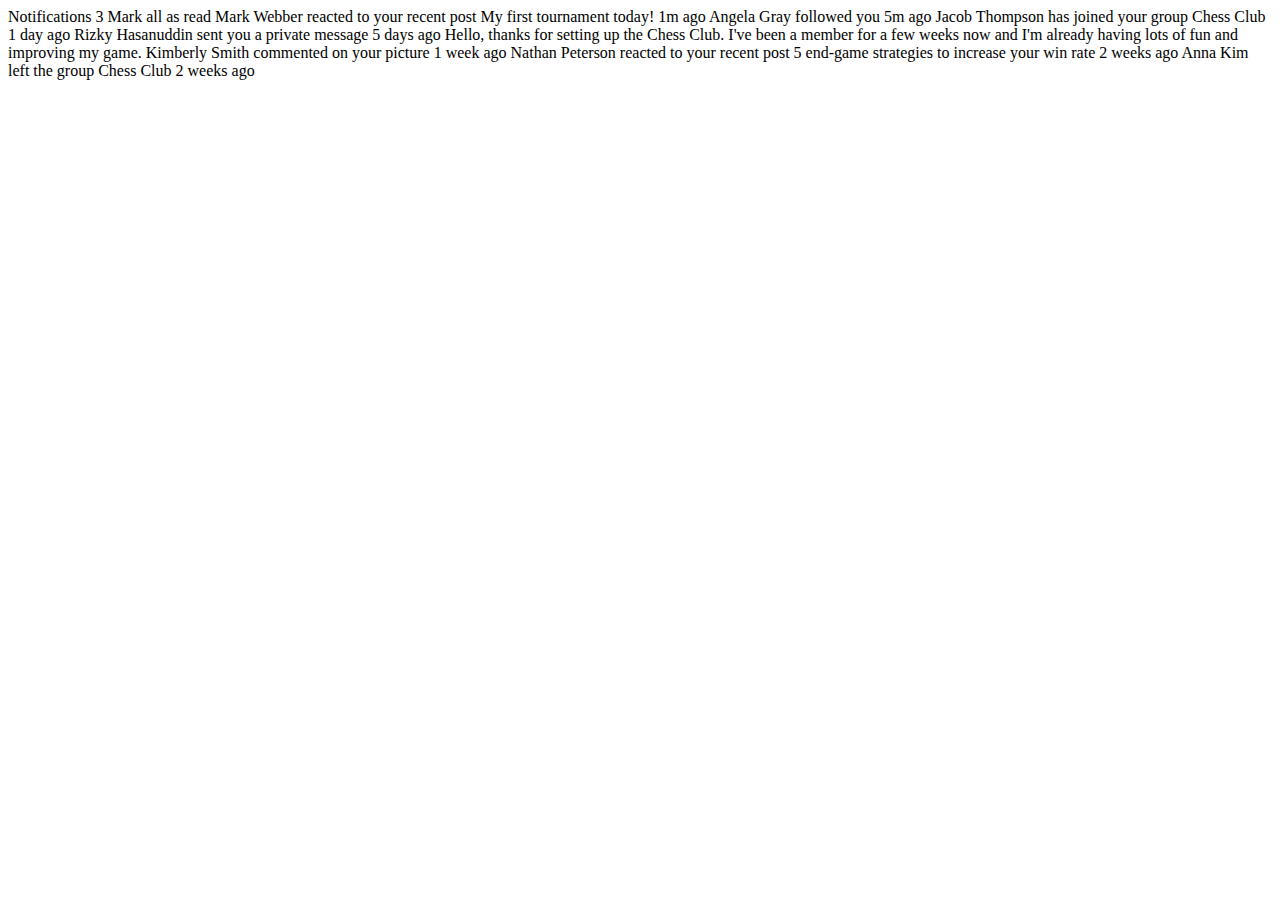
<file: index.html>
<!DOCTYPE html>
<html lang="en">
<head>
  <meta charset="UTF-8">
  <meta name="viewport" content="width=device-width, initial-scale=1.0"> <!-- displays site properly based on user's device -->

  <link rel="icon" type="image/png" sizes="32x32" href="./images/favicon-32x32.png">
  
  <title>Notifications page</title>

  <!-- Feel free to remove these styles or customise in your own stylesheet 👍 -->
  <style>
    .attribution { font-size: 11px; text-align: center; }
    .attribution a { color: hsl(228, 45%, 44%); }
  </style>
</head>
<body>

  Notifications 3

  Mark all as read

  Mark Webber reacted to your recent post My first tournament today!
  1m ago

  Angela Gray followed you
  5m ago

  Jacob Thompson has joined your group Chess Club
  1 day ago

  Rizky Hasanuddin sent you a private message
  5 days ago
  Hello, thanks for setting up the Chess Club. I've been a member for a few weeks now and 
  I'm already having lots of fun and improving my game.

  Kimberly Smith commented on your picture
  1 week ago

  Nathan Peterson reacted to your recent post 5 end-game strategies to increase your win rate
  2 weeks ago

  Anna Kim left the group Chess Club
  2 weeks ago
  
</body>
</html>
</file>
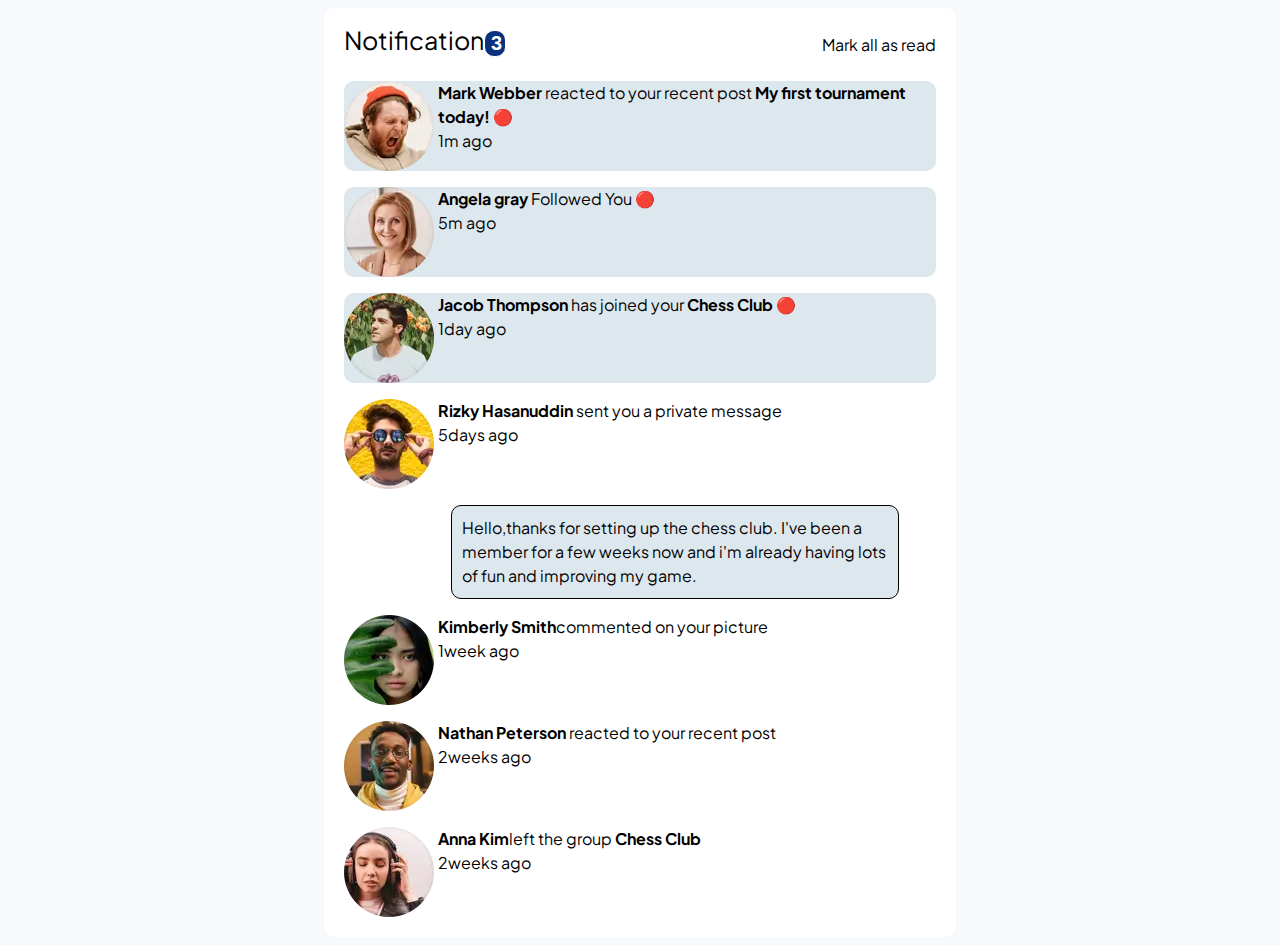
<file: project.html>
<!DOCTYPE html>
<html lang="en">
<head>
    <meta charset="UTF-8">
    <meta http-equiv="X-UA-Compatible" content="IE=edge">
    <meta name="viewport" content="width=device-width, initial-scale=1.0">
    <title>Notification page</title>
    <link favicon="images\favicon-32x320.ico" rel="icon" type="image/x-icon">
    <link rel="stylesheet" href="style.css">
    <link href='https://fonts.googleapis.com/css?family=Plus Jakarta Sans' rel='stylesheet'>
<style>
body {
    font-family: 'Plus Jakarta Sans';
}
    </style>
</head>
<body>
    <div class="container">
        <div class="header">
            <div class="noti" style="font-size: 25px;">Notification<span><button class="btn"></button></span></div>
            <div class="mark">Mark all as read</div>
        </div>
        <br>
        <div class="infor">
        <div class="info on" onclick="ondel.call(this)"> 
            <img class="image" src="assets\images\avatar-mark-webber.webp">
            <div class="mes">
            <div class="mess"><strong>Mark Webber </strong>reacted to your recent post <strong>My first tournament today! </strong><span class="dot">&#128308</span></div>
            <div class="time">1m ago</div></div>
        </div>
        <div class="info on" onclick="ondel.call(this)">
            <img class="image" src="assets\images\avatar-angela-gray.webp">
            <div class="mes"><div class="mess"><strong>Angela gray </strong> Followed You <span class="dot">&#128308</span></div>
            <div class="time">5m ago </div></div>
        </div>
        <div class="info on" onclick="ondel.call(this)">
            <img class="image" src="assets\images\avatar-jacob-thompson.webp">
            <div class="mes"><div class="mess"><strong>Jacob Thompson </strong>has joined your  <strong>Chess Club </strong><span class="dot">&#128308</span></div>
            <div class="time">1day ago</div></div>
        </div>
        <div class="info" onclick="ondel.call(this)">
            <img class="image" src="assets\images\avatar-rizky-hasanuddin.webp">
            <div class="mes"><div class="mess"><strong>Rizky Hasanuddin </strong>sent you a private message</div>
            <div class="time">5days ago</div></div>
            
        </div>
        <div class="message" style="background-color: hsl(205, 33%, 90%);">Hello,thanks for setting up the chess club. I've been a member for a few weeks now and i'm already having lots of fun and improving my game. </div>
        <div class="info" onclick="ondel.call(this)">
            <img class="image" src="assets\images\avatar-kimberly-smith.webp">
            <div class="mes"><div class="mess"><strong>Kimberly Smith</strong>commented on your picture</div>
            <div class="time">1week ago</div></div>
        </div>
        <div class="info" onclick="ondel.call(this)">
            <img class="image" src="assets\images\avatar-nathan-peterson.webp">
            <div class="mes"><div class="mess"><strong>Nathan Peterson </strong>reacted to your recent post </div>
            <div class="time">2weeks ago</div></div>
        </div>
        <div class="info" onclick="ondel.call(this)">
            <img class="image" src="assets\images\avatar-anna-kim.webp">
            <div class="mes"><div class="mess"><strong>Anna Kim</strong>left the group <strong>Chess Club </strong></div>
            <div class="time">2weeks ago</div></div>
        </div>
    </div>
    </div>
    <script>
        let cos=document.querySelectorAll(".on")
        
        let btn=document.querySelector(".btn")
        btn.innerHTML=cos.length
        var x=btn.innerHTML

        function ondel(){
            if(this.classList.contains("on")){
                this.classList.remove("on")
                var c=this.querySelector(".dot")
                c.style.display='none'
                if(x>0){
                    x--
                }
                btn.innerHTML=x
            }
        }
        let mark=document.querySelector(".mark")
        mark.addEventListener("click",()=>{
            cos.forEach((e)=>{
                e.classList.remove("on")
            })
            btn.innerHTML=0
        })
    </script>
    
</body>
</html>
</file>
<file: style.css>
body{
    background-color: hsl(210, 60%, 98%);
    line-height: 1.5rem;
}

.container{
    background-color:hsl(0, 0%, 100%);
    width:50%;
    height: auto;
    margin: auto;
    padding: 20px;
    border-radius: 10px;
    box-sizing: border-box;
    overflow: hidden;
}
.btn{
    background-color:hsl(219, 85%, 26%);
    border: 1px solid hsl(0, 0%, 100%);
    border-radius: 10px;
    color: hsl(0, 0%, 100%);
    font-size: 20px;
    width:6%;
    height: auto;
    font-weight: bold;
    text-decoration: none;
    display: inline-block;
    cursor: pointer;
    box-sizing: border-box;
}

img{
    width:fit-content;
}

.header{
    display:grid;
    grid-template-columns: 2.5fr 1.5fr;
}
.mark{
    justify-self: end;
    align-self:end;
}
.infor{
    display: grid;
    row-gap: 1em;
}
.info{
    display:flex;
    row-gap: 3em;
}
.mes{
    margin-left: 4px;
    display: flex;
    flex-direction: column;
}
.message{
    display :flex;
    width:72%;
    justify-items: end;
    margin-left:18%;
    margin-top: 0px;
    /* margin-left: 100px; */
    padding: 10px;
    border-radius: 10px;
    border: 0.1px solid black;
}

strong:hover{
    color: hsl(219, 85%, 26%);
}

.on{
    background-color: hsl(205, 33%, 90%);
    border-radius: 10px;
}
</file>
